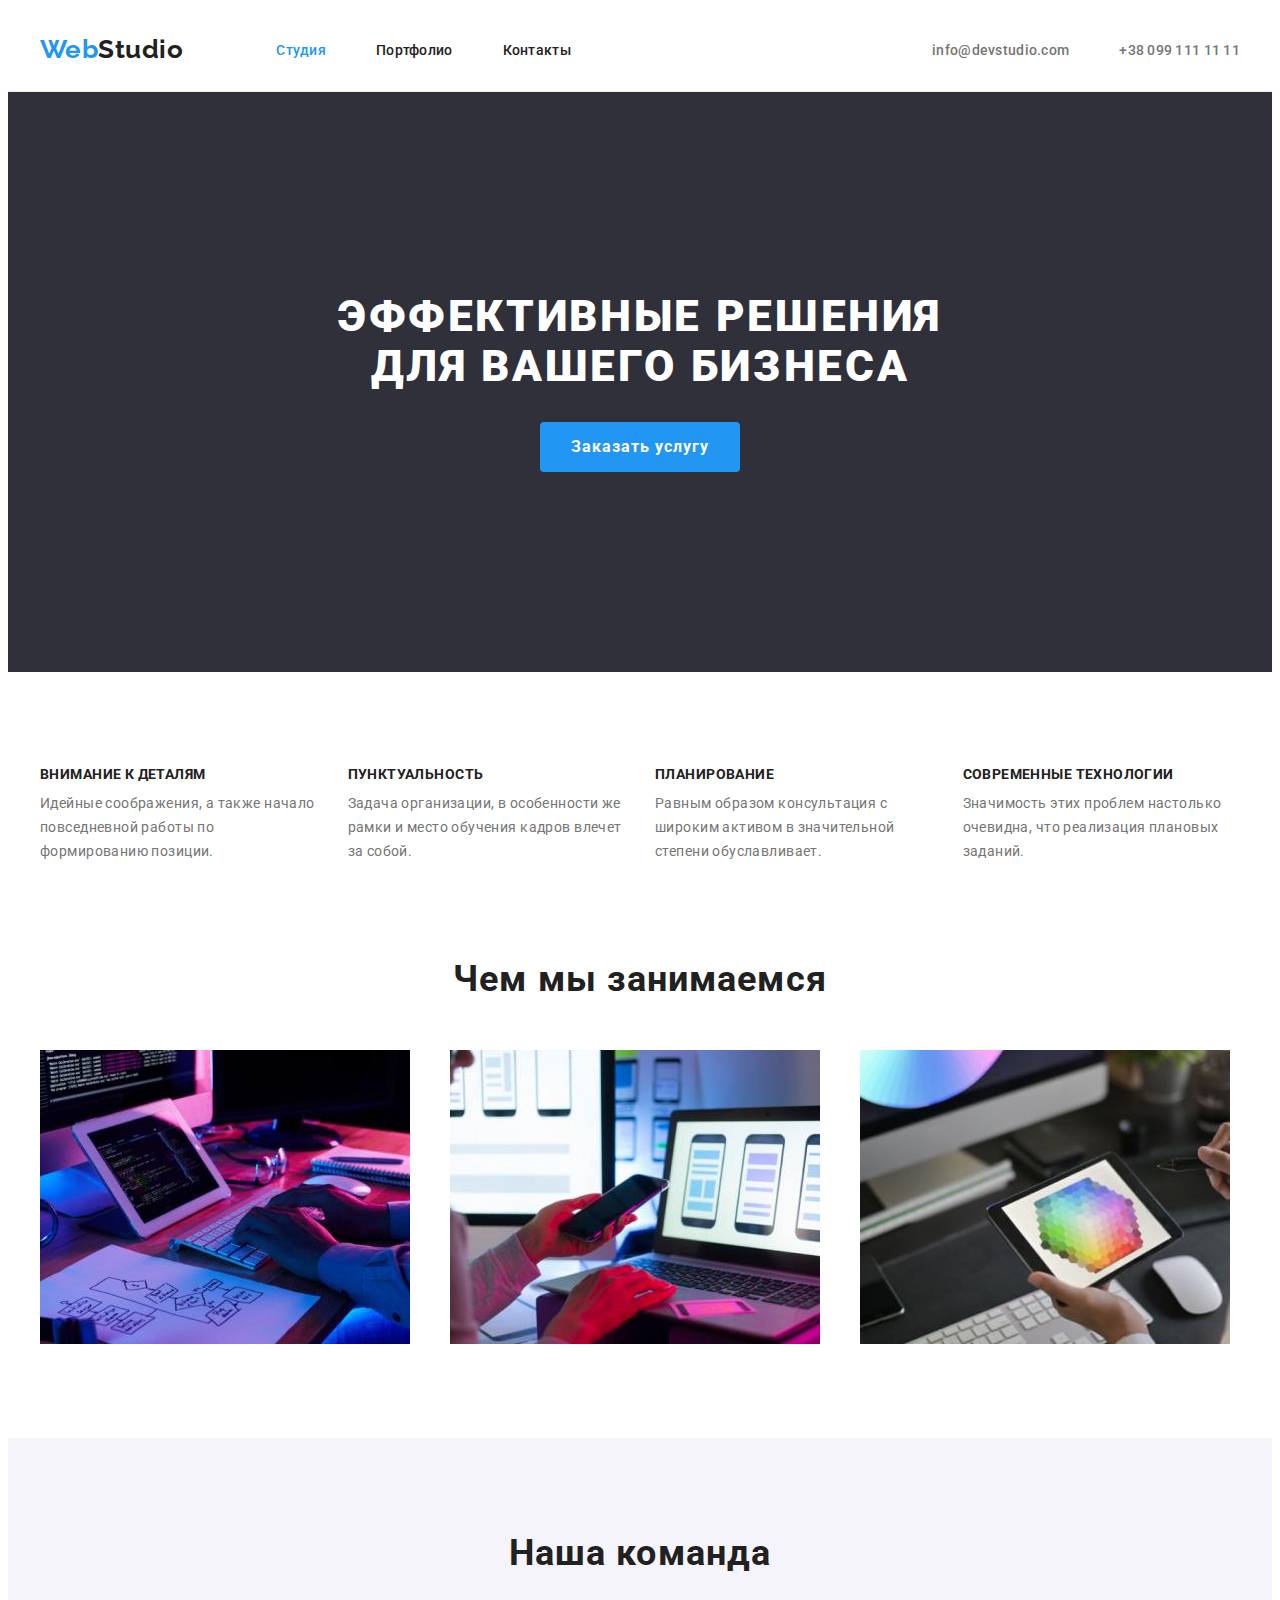
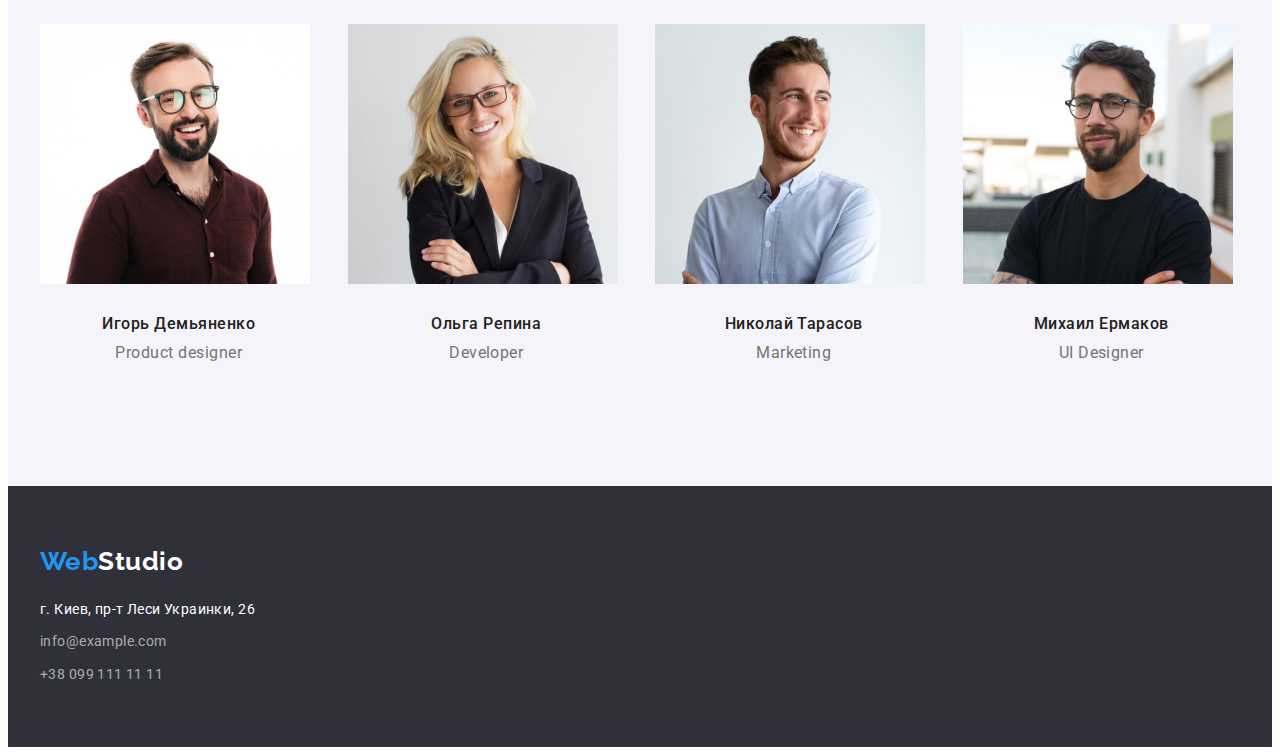
<file: index.html>
<!DOCTYPE html>
<html lang="ru">
<head>
    <meta charset="UTF-8">
    <meta http-equiv="X-UA-Compatible" content="IE=edge">
    <meta name="viewport" content="width=device-width, initial-scale=1.0">
    <title>Студия</title>
    <link rel="stylesheet" href="https://cdnjs.cloudflare.com/ajax/libs/modern-normalize/1.1.0/modern-normalize.min.css"
        integrity="sha512-wpPYUAdjBVSE4KJnH1VR1HeZfpl1ub8YT/NKx4PuQ5NmX2tKuGu6U/JRp5y+Y8XG2tV+wKQpNHVUX03MfMFn9Q=="
        crossorigin="anonymous" referrerpolicy="no-referrer" />
    <link rel="stylesheet" href="./css/styles.css">
    <link rel="preconnect" href="https://fonts.googleapis.com">
    <link rel="preconnect" href="https://fonts.gstatic.com" crossorigin>
    <link href="https://fonts.googleapis.com/css2?family=Raleway:wght@700&family=Roboto:wght@400;500;700;900&display=swap" 
        rel="stylesheet">
</head>
<body>
    <!-- Шапка сайта-->
    <header class="header">
        <div class="container main-nav">
        <nav class="nav">
            <a href="" class="logo decoration"> Web<span class="accent">Studio</span></a>
            <ul class="nav-list list">
                <li class="item"><a href="" class="nav-item current decoration">Студия</a></li>
                <li class="item"><a href="./portfolio.html" class="nav-item decoration">Портфолио</a></li>
                <li class="item"><a href="" class="nav-item decoration">Контакты</a></li>
            </ul>
        </nav>  

        <ul class="contact-list list">
            <li class="item"> <a class="contact-link decoration" href="mailto:info@devstudio.com"> info@devstudio.com</a></li>
            <li class="item"> <a class="contact-tel decoration" href="tel:+380991111111">+38 099 111 11 11</a></li>
        </ul>
        </div>
    </header>

    <!-- Герой -->
    <main>
        <section class="hero section">
            <div class="container">
                <div class="text-content">
                    <h1 class="hero-text"> Эффективные решения для вашего бизнеса </h1>
                </div>
            <button class="button" type="button"> Заказать услугу </button>
            </div>
        </section>
        

    <!-- Особености -->
        <section class="features section"> 
            <div class="container">
            <h2 class="visually-hidden" >Особености</h2>
            <ul class="features-list list">
                <li class="features-item">
                    <h3 class="features-title"> Внимание к деталям </h3>
                    <p class="features-text">Идейные соображения, а также начало повседневной работы по формированию позиции.</p>
                </li>
                <li class="features-item">
                    <h3 class="features-title"> Пунктуальность </h3>
                    <p class="features-text">Задача организации, в особенности же рамки и место обучения кадров влечет за собой.</p>
                </li>
                <li class="features-item">
                    <h3 class="features-title"> Планирование </h3>
                    <p class="features-text">Равным образом консультация с широким активом в значительной степени обуславливает.</p>
                </li>
                <li class="features-item">
                    <h3 class="features-title"> Современные технологии </h3>
                    <p class="features-text">Значимость этих проблем настолько очевидна, что реализация плановых заданий.</p>
                </li>
            </ul>
            </div>
        </section>

    <!-- Чем мы занимаемся -->
        <section class="work section">
            <div class="container">
            <h2 class="work-title">Чем мы занимаемся</h2>
            <ul class="work-list list">
                <li class="work-img"> <img src="./images/img-4.jpg" alt="Ноутбук на экране которого написан программный код" width="370"></li>
                <li class="work-img"> <img src="./images/img-1.jpg" alt="Ноутбук на экране которого изображены три смартфона" width="370"></li>
                <li class="work-img"> <img src="./images/img-2.jpg" alt="Планшет на экране которого изображен графический рисунок, похожий на пчелиные соты"></li>
            </ul>
            </div>
        </section>

    <!-- Наша команда -->
        <section class="team section">
            <div class="container">
            <h2 class="team-title">Наша команда</h2>
            <ul class="team-list list">
                <li class="team-item">
                    <img class="item-img" src="./images/img-product-designer.jpg" alt="Фотография дизайнера продукта" width="270">
                    <div class="team-content">
                        <h3 class="team-name">Игорь Демьяненко</h3>
                          <p class="team-text">Product designer</p>
                    </div>
                </li>
                <li class="team-item">
                    <img class="item-img" src="./images/img-frontend-developer.jpg" alt="Фотография разработчика" width="270">
                    <div class="team-content">
                        <h3 class="team-name">Ольга Репина</h3>
                          <p class="team-text">Developer</p>
                    </div>     
                </li>
                <li class="team-item">
                    <img class="item-img" src="./images/img-marketing.jpg" alt="Фотография маркетолога" width="270">
                    <div class="team-content">
                        <h3 class="team-name">Николай Тарасов</h3>
                          <p class="team-text">Marketing</p>
                    </div>
                </li>
                <li class="team-item">
                    <img class="item-img" src="./images/img-designer.jpg" alt="Фотография дизайнера" width="270">
                    <div class="team-content">
                        <h3 class="team-name">Михаил Ермаков</h3>
                          <p class="team-text">UI Designer</p>
                    </div>    
                </li>
            </ul>
            </div>
        </section>
    </main>
    <!-- Адрес -->
    <footer class="footer">
        <div class="container">
        <a class="logo decoration logo-footer" href="">Web<span class="accent-footer">Studio</span></a>
        <address class="address"> 
                <p class="address-text">г. Киев, пр-т Леси Украинки, 26</p>
                <a class="link decoration" href="mailto:info@example.com">info@example.com</a>
                <a class="tel decoration" href="tel:+380991111111">+38 099 111 11 11</a>
        </address>
        </div>
    </footer>
</body>
</html>
</file>
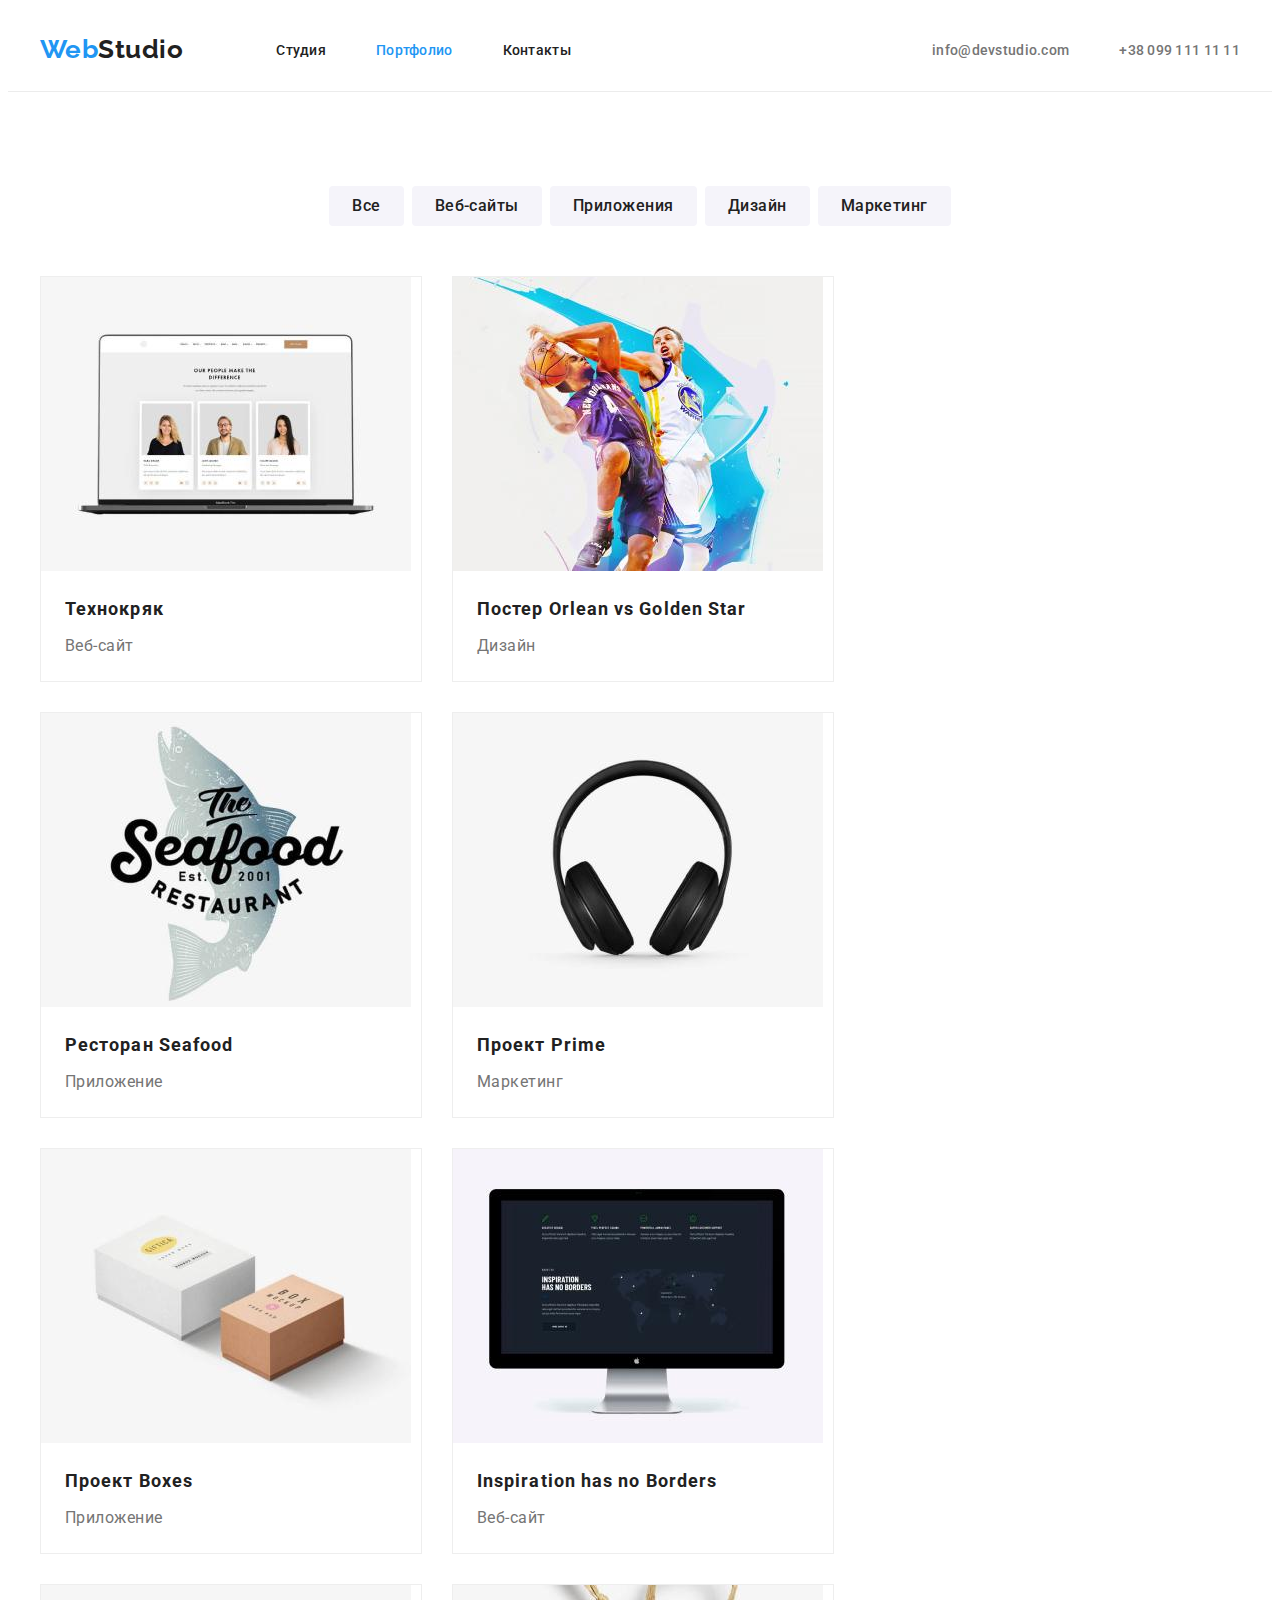
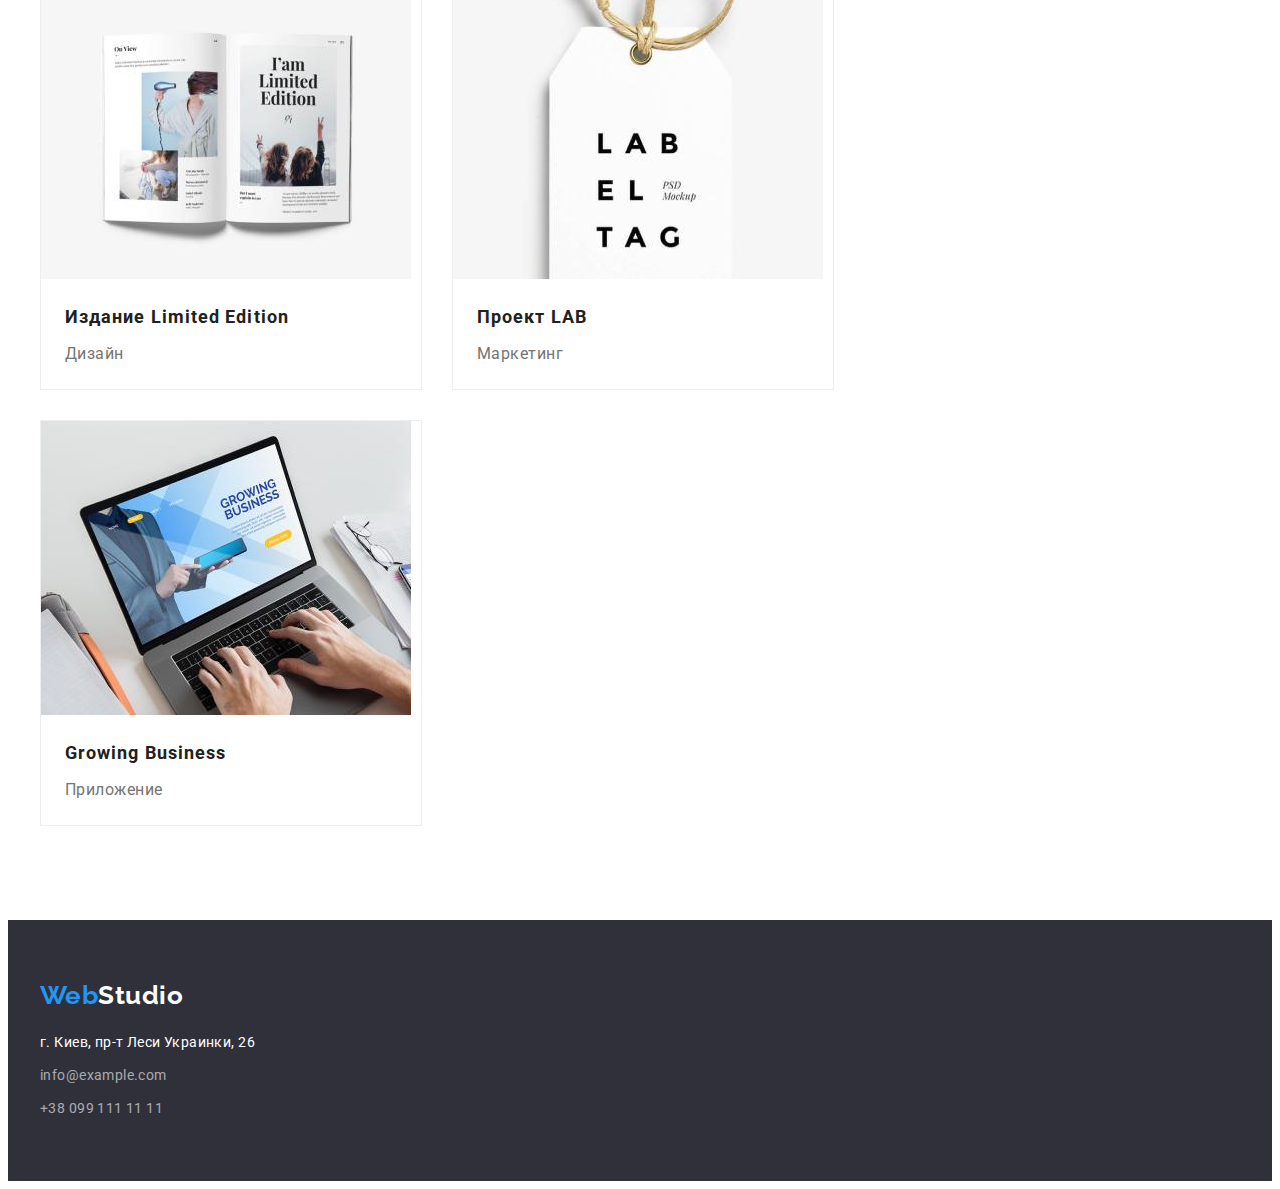
<file: portfolio.html>
<!DOCTYPE html>
<html lang="ru">
<head>
    <meta charset="UTF-8">
    <meta http-equiv="X-UA-Compatible" content="IE=edge">
    <meta name="viewport" content="width=device-width, initial-scale=1.0">
    <title>Портфолио</title>
    <link rel="stylesheet" href="https://cdnjs.cloudflare.com/ajax/libs/modern-normalize/1.1.0/modern-normalize.min.css"
        integrity="sha512-wpPYUAdjBVSE4KJnH1VR1HeZfpl1ub8YT/NKx4PuQ5NmX2tKuGu6U/JRp5y+Y8XG2tV+wKQpNHVUX03MfMFn9Q=="
        crossorigin="anonymous" referrerpolicy="no-referrer" />
    <link rel="stylesheet" href="./css/styles.css">
    <link rel="preconnect" href="https://fonts.googleapis.com">
    <link rel="preconnect" href="https://fonts.gstatic.com" crossorigin>
    <link href="https://fonts.googleapis.com/css2?family=Raleway:wght@700&family=Roboto:wght@400;500;700;900&display=swap"
        rel="stylesheet">
</head>
<body>
    <!-- Шапка портфоліо -->
    <header class="header">
        <div class="container main-nav">
        <nav class="nav">
            <a href="" class="logo decoration">Web<span class="accent">Studio</span> </a>
            <ul class="nav-list list">
                <li class="item"><a href="./index.html" class="nav-item decoration">Студия</a></li>
                <li class="item"><a href="./portfolio.html" class="nav-item current decoration">Портфолио</a></li>
                <li class="item"><a href="" class="nav-item decoration">Контакты</a></li>
            </ul>
        </nav>

        <ul class="contact-list list">
            <li class="item"> <a class="contact-link decoration" href="mailto:info@devstudio.com">info@devstudio.com</a></li>
            <li class="item"> <a class="contact-tel decoration" href="tel:+380991111111">+38 099 111 11 11</a> </li>
        </ul>
        </div>
    </header>

    <main>
        <!-- фильр страницы -->
        <section class="filter section">
            <div class="container">
            <ul class="filter-list list">
                <li class="btn-list"> <button class="btn-filter" type="button"> Все </button></li>
                <li class="btn-list"> <button class="btn-filter" type="button"> Веб-сайты  </button></li>
                <li class="btn-list"> <button class="btn-filter" type="button"> Приложения </button></li>
                <li class="btn-list"> <button class="btn-filter" type="button"> Дизайн </button></li>
                <li class="btn-list"> <button class="btn-filter" type="button"> Маркетинг </button> </li>
            </ul>
    
            <!-- Выполненные проекты-->
        <h1 class="visually-hidden">Выполненные проекты</h1>    
            <ul class="projects list">
                <li class="projects-list"> 
                    <a class="projects-link decoration" href=""><img class="projects-img" src="./images/img-5.jpg" alt="Портфолио разработчиков Веб-сайтов" width="370">
                       <div class="projects-content">
                         <h1 class="projects-item"> Технокряк </h1>
                         
                         <p class="projects-text"> Веб-сайт </p>
                       </div>
                    </a>
                </li>
                <li class="projects-list">
                    <a class="projects-link decoration" href=""><img class="projects-img" src="./images/img-6.jpg" alt="Волейболисты" width="370">
                       <div class="projects-content">
                         <h2 class="projects-item"> Постер <span lang="en">Orlean vs Golden Star</span></h2>
                         <p class="projects-text"> Дизайн </p>
                       </div>
                    </a>
                </li>
                <li class="projects-list">
                    <a class="projects-link decoration" href=""><img class="projects-img" src="./images/img-7.jpg" alt="Торговая марка рыбного ресторана" width="370">
                       <div class="projects-content">
                         <h2 class="projects-item"> Ресторан <span lang="en">Seafood</span></h2>
                         <p class="projects-text"> Приложение </p>
                       </div>
                    </a>
                </li>
                <li class="projects-list"> 
                    <a class="projects-link decoration" href=""><img class="projects-img" src="./images/img-8.jpg" alt="Наушники" width="370">
                       <div class="projects-content">
                         <h2 class="projects-item"> Проект <span lang="en">Prime</span></h2>
                         <p class="projects-text"> Маркетинг </p>
                       </div>
                    </a>
                </li>
                <li class="projects-list">
                    <a class="projects-link decoration" href=""><img class="projects-img" src="./images/img-9.jpg" alt="Коробки" width="370">
                       <div class="projects-content">
                         <h2 class="projects-item"> Проект <span lang="en">Boxes</span></h2>
                        <p class="projects-text"> Приложение </p>
                       </div>
                    </a>
                </li>
                <li class="projects-list">
                    <a class="projects-link decoration" href=""><img class="projects-img" src="./images/img-10.jpg" alt="Монитор компьютера" width="370">
                       <div class="projects-content">
                         <h2 class="projects-item"> <span lang="en">Inspiration has no Borders</span></h2>
                         <p class="projects-text"> Веб-сайт </p>
                       </div>
                    </a>
                </li>
                <li class="projects-list">
                    <a  class="projects-link decoration" href=""><img class="projects-img" src="./images/img-11.jpg" alt="Открытая книга" width="370">
                       <div class="projects-content">
                          <h2 class="projects-item"> Издание <span lang="en">Limited Edition</span></h2>
                          <p class="projects-text"> Дизайн </p>
                       </div>
                    </a>
                </li>
                <li class="projects-list">
                    <a class="projects-link decoration" href=""><img class="projects-img" src="./images/img-12.jpg" alt="Брелок с названием проекта" width="370">
                       <div class="projects-content">
                         <h2 class="projects-item"> Проект <span lang="en">LAB</span></h2>
                         <p class="projects-text"> Маркетинг </p>
                       </div>
                    </a>
                </li>
                <li class="projects-list">
                    <a class="projects-link decoration" href=""><img class="projects-img" src="./images/img-13.jpg" alt="Ноутбук" width="370">
                       <div class="projects-content">
                         <h2 class="projects-item"> <span lang="en">Growing Business</span></h2>
                         <p class="projects-text"> Приложение </p>
                       </div>
                     </a>
                </li>
            </ul>
            </div>
        </section>
    </main>
    <!-- Адрес -->
    <footer class="footer">
        <div class="container">
        <a class="logo decoration logo-footer" href="">Web<span class="accent-footer">Studio</span></a>
        <address class="address">
            <p class="address-text">г. Киев, пр-т Леси Украинки, 26</p>
            <a class="link decoration" href="mailto:info@example.com">info@example.com</a>
            <a class="tel decoration" href="tel:+380991111111">+38 099 111 11 11</a>
        </address>
        </div>
    </footer>
</body>
</html>
</file>
<file: css/styles.css>
/* Стилі які приміняються до основної сторінки та портфоліо */
:root {
    --primary-text-color:#757575;
    --title-text-color:#212121;
    --accent-color: #2196F3;
    --one-background-color: #FFFFFF;
    --two-background-color:#2F303A;
    --tree-background-color: #F5F4FA;
    --first-change-pх:30px;
}

body {
    color: var(--primary-text-color);
    font-family: Roboto, sans-serif;
    letter-spacing: 0.03em;
}

p, h1, h2, h3, ul {
    margin: 0;
    padding-left: 0;
}

img {
    display: block;
    max-width: 100%;

}
.container {
    width: 1200px;
    padding-left: 15px;
    padding-right: 15px;
    margin: 0 auto;
    /* outline: 1px solid red; */
}

 .section {
     padding-top: 94px;
     padding-bottom: 94px;
     /* outline: 1px solid green; */
     margin: 0;
 }

.visually-hidden {
    position: absolute;
    width: 1px;
    height: 1px;
    margin: -1px;
    border: 0;
    padding: 0;
    white-space: nowrap;
    clip-path: inset(100%);
    clip: rect(0 0 0 0);
    overflow: hidden;
}

/* Стилізація логотипу до основної сторінки та портфоліо*/
.logo {
    margin-right: 93px;
    Font-family: Raleway;
    Font-weight: 700;
    Font-size: 26px;
    Line-height: 1.2;
    color: var(--accent-color);
}

.accent {
    color: var(--title-text-color);
}
 
.accent-footer {
    color: var(--one-background-color);
}

/* Стилізація header основної сторінки та портфоліо */
.header {
    /* padding-top: 32px; */
    /* padding-bottom: 32px; */
    border-bottom: 1px solid #ECECEC;
    background-color:var(--one-background-color);
}

.main-nav {
    display: flex;
    align-items: center;
}

.nav {
    display: flex;
    align-items: center;
}

.nav-list {
    display:flex;
}

.item {
    display: block;
    padding-top: 32px;
    padding-bottom: 32px;
}

.item:not(:last-child){
    margin-right: 50px;
}

/* .nav-list .item + .item { 
    margin-left: 50px;
} */

.nav-item {
    color: var(--title-text-color);
    font-weight: 500;
    font-size: 14px;
    line-height: 1.143;
    letter-spacing: 0.02em;
}

.current {
    color:var(--accent-color);
}

.nav-item:hover,
.nav-item:focus {
    color: var(--accent-color);
}

.contact-list{
    display: flex;
    margin-left: auto;
}

.contact-link, .contact-tel {
    color: var(--primary-text-color);
    font-weight: 500;
    font-size: 14px;
    line-height: 1.143;
    letter-spacing: 0.02em;
}
.contact-link:hover,
.contact-link:focus,
.contact-tel:hover,
.contact-tel:focus {
    color: var(--accent-color);
}


/* ---------------СТИЛІЗАЦЯ ОСНОВНОЇ СТОРІНКИ----------*/
/* Герой */
.hero {
    padding: 200px 0px;
    background-color:var(--two-background-color);
    text-align: center;
}

.text-content {
    width: 696px;
    margin: auto;
}
.hero-text {
    margin-bottom: 30px;
    color: var(--one-background-color);
    font-weight: 900;
    font-size: 44px;
    line-height: 1.136;
    text-align: center;
    letter-spacing: 0.06em;
    text-transform: uppercase;
}

.button {
    min-width: 200px;
    height: 50px;
    border-radius: 4px;
    border: 1px solid transparent;
    background-color: var(--accent-color);
    color: var(--one-background-color);
    font-weight: 700;
    font-size: 16px;
    font-family: inherit;
    line-height: 1.88;
    letter-spacing: 0.06em;
    cursor: pointer;
}    

/* Особености */
.features-list {
    display: flex;
    flex-wrap: wrap;
    margin-right: -30px;
}

.features-item {
    flex-basis: calc((100% - 120px) / 4);
    margin-right: 30px;
}

.features-title {
    margin-bottom: 10px;
    color: var(--title-text-color);
    font-weight: 700;
    font-size: 14px;
    line-height: 1.143;
    letter-spacing: 0.03em;
    text-transform: uppercase;
}
.features-text {
    font-size: 14px;
    line-height: 1.71;
    letter-spacing: 0.03em;
}

/*Чем мы занимаемся*/
.work {
    padding-top: 0;
}
.work-title {
   margin-bottom: 50px; 
   color: var(--title-text-color);  
   font-weight: 700;
   font-size: 36px;
   line-height: 1.17;
   text-align: center;
   letter-spacing: 0.03em;
}

.work-list {
    display: flex;
    flex-wrap: wrap;
    margin-right: -30px;
}

.work-img {
    flex-basis: calc((100% - 90px)/3);
    margin-right: 30px;
}
 
/* Наша команда */
.team {
    background-color: var(--tree-background-color);
}

.team-title {
   margin-bottom: 50px;
   color: var(--title-text-color);  
   font-weight: 700;
   font-size: 36px;
   line-height: 1.17;
   text-align: center;
   letter-spacing: 0.03em;
}

.team-list {
    display: flex;
    margin-right: -30px;
}

.team-item {
    flex-basis: calc((100% - 120px) / 4);
    margin-right: 30px;
    /* border: 1px solid black; */
}

.team-content {
    padding-top: 30px;
    padding-bottom: 30px;

}

.team-name {
    margin-bottom: 10px;
    color: var(--title-text-color);
    font-weight: 500;
    font-size: 16px;
    line-height: 1.2;
    text-align: center;
    letter-spacing: 0.03em;
}

.team-text {
    font-size: 16px;
    line-height: 1.2;
    text-align: center;
    letter-spacing: 0.03em;
    /* margin-bottom: 30px; */
   
}
/* Стилізація footer до основної сторінки та портфоліо */
.footer {
    padding-top: 60px;
    padding-bottom: 60px;
    background-color:var(--two-background-color);
}

.logo-footer {
    display: block;
    margin-bottom: 20px;
    margin-right: 0;
}
.address {
    display: flex;
    flex-direction: column;
    font-style: normal;
}

.address-text {
    margin-bottom: 9px;
    color:var(--one-background-color);
    font-size: 14px;
    line-height: 1.71;
    letter-spacing: 0.03em;
}

.link, .tel {
    display: block;
    font-size: 14px;
    line-height: 1.71;
    letter-spacing: 0.03em;
    color: rgba(255, 255, 255, 0.6);
}

.link {
    margin-bottom: 9px;
}

.link:hover,
.link:focus,
.tel:hover,
.tel:focus {
    color: var(--accent-color);
}
/*забираю крапки з ненумерованого стиску  */
.list {
    list-style: none;
}

.decoration {
    text-decoration: none;
}



/*--------------СТИЛІЗАЦІЯ ПОРТФОЛІО----------- */
/* Фильтр страницы */

.filter-list{
    display: flex;
    justify-content: center;
    margin-bottom: 50px;
}

.btn-list {
    margin-right: 8px;
}

.filter-list li:last-child {
    margin-right: 0;
}

.btn-filter {
    padding: 6px 22px;
    background-color:var(--tree-background-color);
    color: var(--title-text-color);
    font-family: inherit;
    font-weight: 500;
    font-size: 16px;
    line-height: 1.62;
    text-align: center;
    letter-spacing: 0.03em;
    cursor: pointer;
    border-radius: 4px;
    border: 1px solid transparent;
}

.btn-filter:hover,
.btn-filter:focus {
    background-color: var(--accent-color);
    color:var(--one-background-color);
}

/* Выполненные проекты */
.projects {
    display: flex;
    flex-wrap: wrap;
    margin-right: -30px;
    margin-bottom: -30px;
} 

.projects-list {
    background-color: var(--one-background-color);
    flex-basis: calc(100% / 3 - 30px);
    margin-right: 30px;
    margin-bottom: 30px;
    border: 1px solid #EEEEEE;
}

.projects-content {
    padding: 20px 24px;

}

.projects-item {
    margin-bottom: 4px;
    color: var(--title-text-color);
    font-weight: 700;
    font-size: 18px;
    line-height: 2.0;
    letter-spacing: 0.06em;
}

 .projects-text {
    color: var(--primary-text-color);
    font-weight: 400;
    font-size: 16px;
    line-height: 1.88;
    letter-spacing: 0.03em;
 }
</file>
